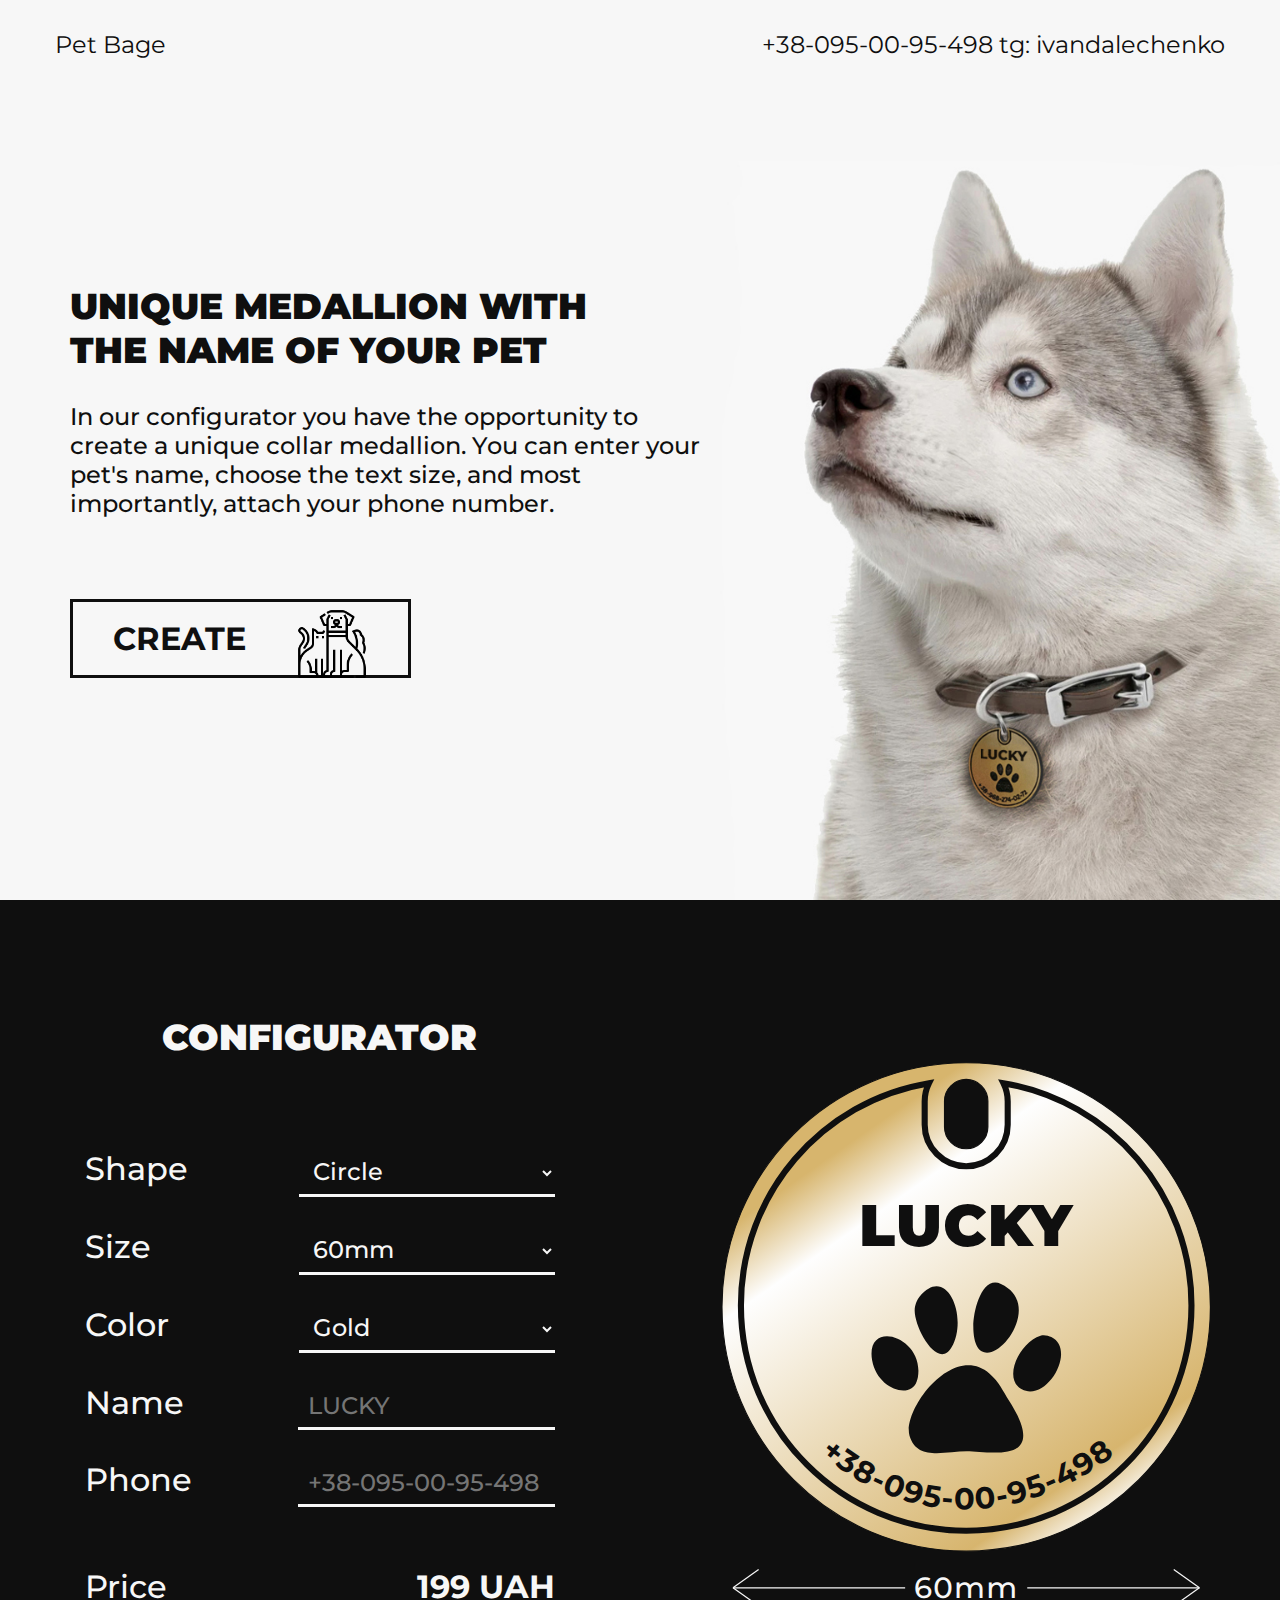
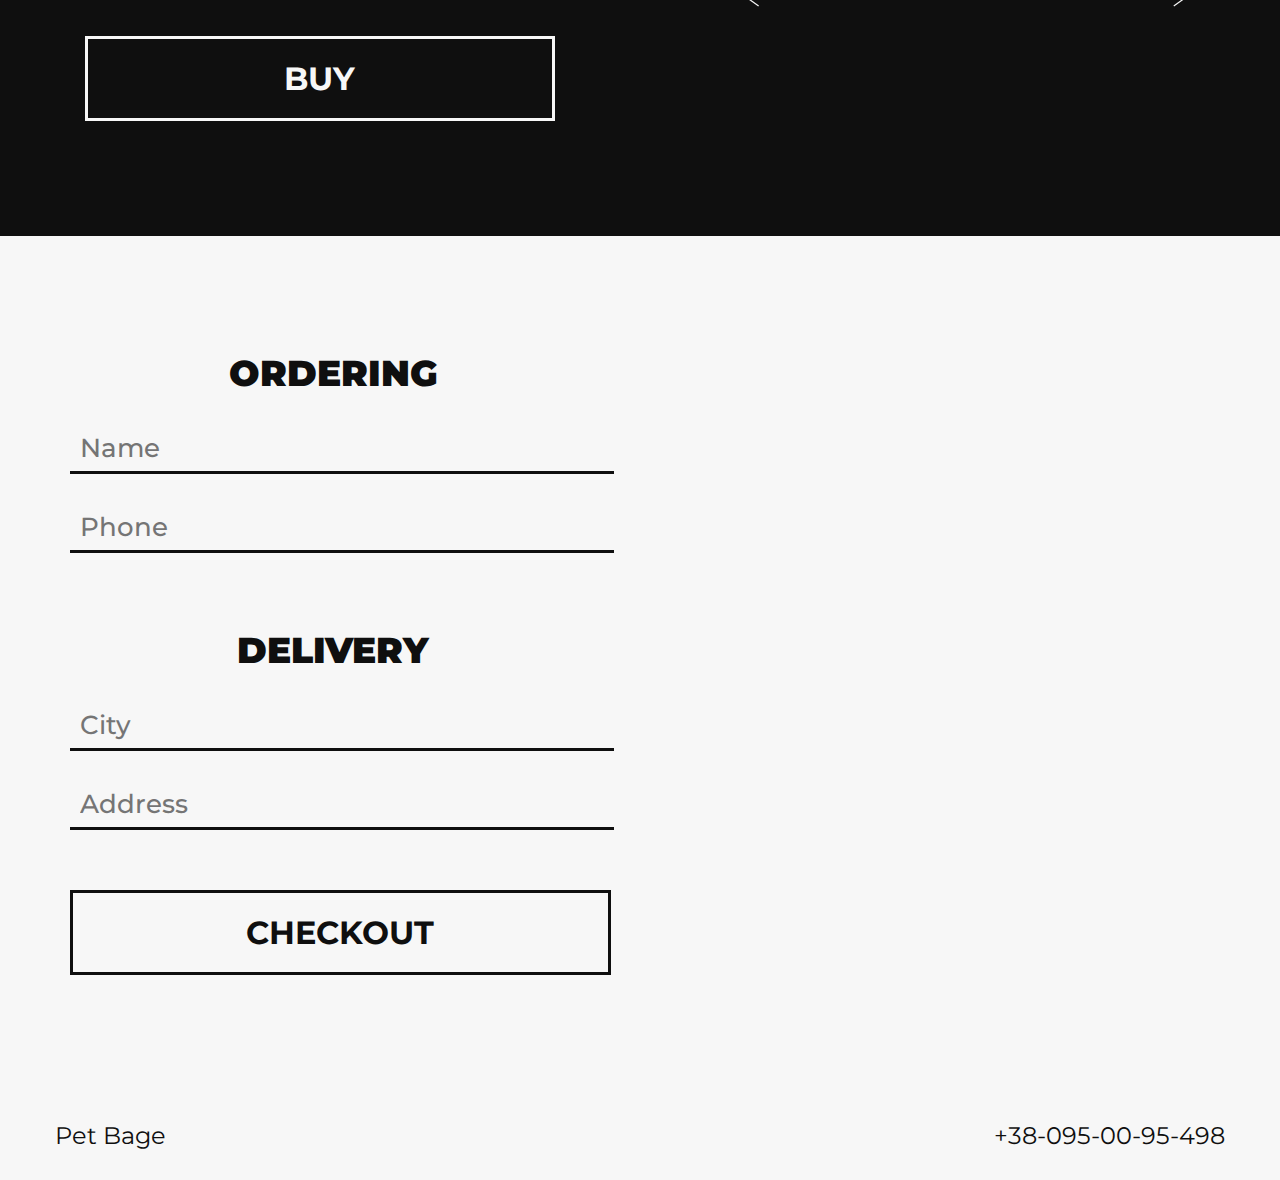
<file: index.html>
<!DOCTYPE html>
<html lang="en">
<head>
	<meta charset="UTF-8">
	<meta name="viewport" content="width=device-width, initial-scale=1.0">
	<link href="styles.css" rel="stylesheet">
	<title>Pet Bage</title>
	<link rel="apple-touch-icon" sizes="180x180" href="/apple-touch-icon.png">
	<link rel="icon" type="image/png" sizes="32x32" href="/favicon-32x32.png">
	<link rel="icon" type="image/png" sizes="16x16" href="/favicon-16x16.png">
	<link rel="manifest" href="/site.webmanifest">
</head>
<body>
	<div class="utp_block vh100">
		<div class="container pt30">
			<div class="header font_regular fs24">
				<div class="header_logo inline_block">
					Pet Bage
				</div>
				<div class="header_phone inline_block fr">
					+38-095-00-95-498 tg: ivandalechenko
				</div>
			</div>
			<div class="row">
				<div class="bf55">
					<div class="utp_header font_black fs36">
						UNIQUE MEDALLION WITH <br> THE NAME OF YOUR PET
					</div>
					<div class="utp_desc font_medium fs24 pt30">
						In our configurator you have the opportunity to create a unique collar medallion. You can enter your pet's name, choose the text size, and most importantly, attach your phone number.
					</div>
					<div class="utp_button font_bold fs32 pt60 mb75 vonp">
						<a href="#config" class="utp_button_a"><div class="inline_block w85">CREATE <img src="img/pets.png" class="petsinuptbtn"  alt="pets"></div></a>
					</div>
					<div class="row pt30 vonm">
						<div class="bf100">
							<a href="#config" class="conf_zakaz_btnr acenter">
								<div class="acenter font_bold fs32">
								CREATE
								</div>
							</a>
						</div>
					</div>
				</div>
			</div>
		</div>
	</div>
	<div class="conf_block white" id="config">
		<div class="container pt115 pb115">
			<div class="row">
				<div class="bf45">
					<div class="conf_header font_black fs36 acenter">
						CONFIGURATOR
					</div>
					<div class="conf_elements font_medium fs32 pt60">
						<div class="row pt30">
							<div class="bf100">
								<div class="inline_blockonpc">Shape</div>
								<div class="inline_blockonpc fronpc  font_medium">
									<select class="inp_color w256px font_medium" name="shape" list="colours" id="inpshape" onchange="changeshape()">
										<option value='1'>Circle</option>
  										<option value='2'>Bone</option>
  										<option value='3'>Heart</option>
									</select>					
								</div>
							</div>
						</div>
						<div class="row pt30">
							<div class="bf100">
								<div class="inline_blockonpc">Size</div>
								<div class="inline_blockonpc fronpc  font_medium">
									<select class="inp_color w256px font_medium" name="size" list="sizes" id="inpsize" onchange="changesize()">
										<option value='1'>40mm</option>
  										<option value='2' selected>60mm</option>
  										<option value='3'>80mm</option>
									</select>					
								</div>
							</div>
						</div>
						<div class="row pt30">
							<div class="bf100">
								<div class="inline_blockonpc">Color</div>
								<div class="inline_blockonpc fronpc font_medium">
									<select class="inp_color w256px font_medium" name="color" list="colours" id="inpcolor" onchange="changecolor()">
										<option value='1'>Gold</option>
  										<option value='2'>Silver</option>
  										<option value='3'>Bronze</option>
  										<option value='4'>Black</option>
									</select>						
								</div>
							</div>
						</div>
						<div class="row pt30">
							<div class="bf100">
								<div class="inline_blockonpc" id='123'>Name</div>
								<div class="inline_blockonpc fronpc font_medium">
									<input class="inp_color w240px font_medium" name="pet_name" id="inpsvgname" placeholder="LUCKY" 
									onchange="changename()"/>
								</div>
							</div>
						</div>
						<div class="row pt30">
							<div class="bf100">
								<div class="inline_blockonpc">Phone</div>
								<div class="inline_blockonpc fronpc font_medium">
									<input type="tel" class="inp_color w240px font_medium" name="phone" placeholder="+38-095-00-95-498" id="inpsvgphone" onchange="changephone()" />
								</div>
							</div>
						</div>
						<div class="row pt60 vonp">
							<div class="bf100">
								<div class="inline_block">Price</div>
								<div class="inline_block fr font_bold price">199 UAH</div>
							</div>
						</div>
						<div class="row pt30 vonp">
							<div class="bf100">
								<a href="#buy" class="conf_zakaz_btn acenter">
									<div class="acenter font_bold fs32">
									BUY
									</div>
								</a>
							</div>
						</div>
					</div>					
				</div>
				<div class="bf55">
					<svg xmlns="http://www.w3.org/2000/svg" xml:space="preserve" version="1.1" class="svg mtonm" viewBox="0 0 400 500" xmlns:xlink="http://www.w3.org/1999/xlink"	xmlns:xodm="http://www.corel.com/coreldraw/odm/2003">
						<defs>
							<style type="text/css">
								@import url('https://fonts.googleapis.com/css2?family=Montserrat:wght@400;500;700;900&display=swap');
								.font_medd{font-weight: 500;font-family: 'Montserrat';letter-spacing: 1px;}
								.font_boldd{font-weight: 700;font-family: 'Montserrat';letter-spacing: 1px;}
								.font_blackk{font-weight: 900;font-family: 'Montserrat';letter-spacing: 1px;}
								<![CDATA[
								    .str0 {stroke:#0F0F0F;stroke-width:0.9;}
								    .fil1 {fill:none}
								    .fil0 {fill:url(#id0)}
								]]>
							</style>
							<linearGradient id="id0" gradientUnits="userSpaceOnUse" x1="110.98" y1="61.18" x2="325.47" y2="368.81">
								<stop offset="0"        id='gr1' style="stop-opacity:1; stop-color:#D7B56D"/>
								<stop offset="0.160784" id='gr2' style="stop-opacity:1; stop-color:#FEFEFE"/>
								<stop offset="0.878431" id='gr3' style="stop-opacity:1; stop-color:#D7B56E"/>
								<stop offset="1"        id='gr4' style="stop-opacity:1; stop-color:#FEFEFE"/>
							</linearGradient>
						</defs>
						<g id="round">
							<path class="fil0 str0" d="M200 0c110.46,0 200,89.54 200,200 0,110.46 -89.54,200 -200,200 -110.46,0 -200,-89.54 -200,-200 0,-110.46 89.54,-200 200,-200zm0 13.63l0 0c9.78,0 17.78,8 17.78,17.78l0 21.28c0,9.78 -8,17.78 -17.78,17.78l0 0c-9.78,0 -17.78,-8 -17.78,-17.78l0 -21.28c0,-9.78 8,-17.78 17.78,-17.78z"/>
							<path class="fil1 obvclrelinsvg" style="stroke:#0F0F0F;stroke-width:5;" d="M230.5 16.76c87.38,14.54 154,90.47 154,181.98 0,101.89 -82.6,184.5 -184.5,184.5 -101.9,0 -184.5,-82.61 -184.5,-184.5 0,-91.51 66.62,-167.44 154,-181.98 -2.24,4.53 -3.5,9.61 -3.5,14.98l0 19c0,18.7 15.3,34 34,34l0 0c18.7,0 34,-15.3 34,-34l0 -19c0,-5.37 -1.26,-10.45 -3.5,-14.98z"/>
							<path class="clrelinsvg" fill="#0F0F0F" d="M200.44 318.21c19.02,-0.02 68.67,11.75 34.68,-41.43 -5.41,-8.47 -7.98,-15.09 -15.95,-22.08 -30.11,-26.37 -71.65,29.99 -65.59,50.74 6.09,20.88 28.95,12.8 46.86,12.77zm-40.05 -60.35c5.91,-33.85 -43.66,-48.75 -37.4,-13.91 4.24,23.63 31.57,31.96 36.44,17.14 0.39,-1.18 0.75,-2.04 0.96,-3.23zm100.47 -34.37c-17.6,5.61 -31.25,35.51 -15.28,44.01 20.29,10.8 45.15,-32.4 24.16,-42.84 -2.31,-1.15 -5.98,-2.1 -8.88,-1.17zm-103.06 -20.53c-0.03,14.92 19.28,49.43 30.33,29.94 13.9,-24.51 -4.14,-68.08 -26.06,-41.58 -2.45,2.96 -4.26,7.51 -4.27,11.64zm48.02 13.08c0.21,56.76 65.61,-14.96 22.63,-34.88 -15.39,-7.13 -22.68,21.67 -22.63,34.88z"/>
							<g stroke="null">
								<defs>
									<path id="textpath" fill="none" stroke="none" d="M 80 320 C 154 382 246 382 330 315"/>
									<!-- <path id="textpath" fill="none" stroke="none" d="M 88 329 C 154 382 246 382 312 329"/> -->
								</defs>
								<text xml:space="preserve" text-anchor="start"  class="font_boldd clrelinsvg" font-size="25" id="svg_2"  stroke-width="0" stroke="#000" fill="#0F0F0F"><textPath href="#textpath" class="svgphone">+38-095-00-95-498</textPath></text>
								<text xml:space="preserve" text-anchor="middle"  class="font_blackk svgname clrelinsvg" font-size="48" y="150" x="200" stroke-width="0" stroke="#000" fill="#0F0F0F">LUCKY</text>
							</g>

						</g>
						<g id="kost1" class="dnone">
							<path class="fil0 str0" d="M105.19 131.45l65.03 0c4.44,-12.13 16.1,-20.78 29.78,-20.78 13.68,0 25.34,8.65 29.78,20.78l65.03 0c7.31,-20.02 27.44,-34.4 51.13,-34.4 29.85,0 54.06,22.85 54.06,51.02 0,18.87 -10.86,35.36 -27.01,44.18l0 15.5c16.15,8.82 27.01,25.3 27.01,44.18 0,28.17 -24.21,51.02 -54.06,51.02 -23.69,0 -43.82,-14.38 -51.13,-34.4l-189.62 0c-7.31,20.02 -27.44,34.4 -51.13,34.4 -29.85,0 -54.06,-22.85 -54.06,-51.02 0,-18.88 10.86,-35.36 27.01,-44.18l0 -15.5c-16.15,-8.82 -27.01,-25.31 -27.01,-44.18 0,-28.17 24.21,-51.02 54.06,-51.02 23.69,0 43.82,14.38 51.13,34.4zm94.81 -3.41c7.91,0 14.32,6.4 14.32,14.3 0,7.9 -6.41,14.3 -14.32,14.3 -7.91,0 -14.32,-6.4 -14.32,-14.3 0,-7.9 6.41,-14.3 14.32,-14.3z"/>
							<path class="fil1 obvclrelinsvg" style="stroke:#0F0F0F;stroke-width:5;" d="M170.11 147.42l-76.12 0 -3.83 -10.5c-5.44,-14.9 -20.51,-23.89 -36.1,-23.89 -19.73,0 -38.06,14.58 -38.06,35.04 0,12.87 7.54,24.07 18.69,30.16l8.32 4.55 0 34.44 -8.32 4.55c-11.15,6.09 -18.69,17.29 -18.69,30.16 0,20.46 18.33,35.04 38.06,35.04 15.59,0 30.66,-9 36.1,-23.89l3.83 -10.5 212.02 0 3.83 10.5c5.44,14.89 20.51,23.89 36.1,23.89 19.73,0 38.06,-14.58 38.06,-35.04 0,-12.87 -7.54,-24.07 -18.69,-30.16l-8.32 -4.55 0 -34.44 8.32 -4.55c11.15,-6.09 18.69,-17.29 18.69,-30.16 0,-20.46 -18.33,-35.04 -38.06,-35.04 -15.59,0 -30.66,8.99 -36.1,23.89l-3.83 10.5 -76.12 0"/>
							<g stroke="null">
								<text xml:space="preserve" text-anchor="middle"  class="font_blackk svgname clrelinsvg" font-size="48" y="200" x="195" stroke-width="0" stroke="#000" fill="#0F0F0F">LUCKY</text>
								<text xml:space="preserve" text-anchor="middle"  class="font_medd svgphone clrelinsvg" font-size="28" y="237" x="195" stroke-width="0" stroke="#000" fill="#0F0F0F">
									+38-095-00-95-498
								</text>
							</g>
						</g>
						<g id="heart" class="dnone">
							<path class="fil0 str0" d="M281.5 44.14c65.45,0 118.5,53.01 118.5,118.41 0,92.82 -115.12,184.18 -187.27,224.75 -8.13,4.58 -17.33,4.58 -25.46,0 -72.15,-40.57 -187.27,-131.93 -187.27,-224.75 0,-65.4 53.05,-118.41 118.5,-118.41 3.22,0 6.41,0.13 9.56,0.38 9.22,0.74 17.5,-3.04 22.98,-10.48 11.06,-15.02 28.87,-24.77 48.96,-24.77 20.09,0 37.9,9.75 48.96,24.77 5.48,7.44 13.76,11.22 22.98,10.48 3.15,-0.25 6.34,-0.38 9.56,-0.38zm-81.5 -3.48c16.19,0 29.32,13.12 29.32,29.3 0,16.18 -13.13,29.3 -29.32,29.3 -16.19,0 -29.32,-13.12 -29.32,-29.3 0,-16.18 13.13,-29.3 29.32,-29.3z"/>
							  <path class="fil1 obvclrelinsvg" d="M240.82 69.01c9.19,-2.73 18.92,-4.2 28.99,-4.2 56.06,0 101.51,45.41 101.51,101.42 0,84.38 -111.05,167.35 -171.32,198.41 -60.27,-31.06 -171.32,-114.03 -171.32,-198.41 0,-56.01 45.45,-101.42 101.51,-101.42 9.65,0 18.98,1.35 27.82,3.86" style="stroke:#0F0F0F;stroke-width:5;" />
							  <path class="clrelinsvg" d="M215.72 261.23c12.63,0 22.87,10.23 22.87,22.84 0,2.93 -0.55,5.72 -1.56,8.29l0 0 0 0.02c-0.48,1.22 -1.07,2.4 -1.74,3.51 -8.21,15.58 -20.62,25.3 -35.29,32.87 -14.67,-7.57 -27.08,-17.29 -35.29,-32.87 -0.67,-1.11 -1.26,-2.29 -1.74,-3.51l0 -0.02 0 0c-1.01,-2.57 -1.56,-5.36 -1.56,-8.29 0,-12.61 10.24,-22.84 22.87,-22.84 6.09,0 11.62,2.38 15.72,6.26 4.1,-3.88 9.63,-6.26 15.72,-6.26z"/>

							<g stroke="null">
								<text xml:space="preserve" text-anchor="middle"  class="font_medd svgphone clrelinsvg" font-size="28" y="220" x="195" stroke-width="0" stroke="#000" fill="#0F0F0F">
									+38-095-00-95-498
								</text>
								<text xml:space="preserve" text-anchor="middle"  class="font_blackk svgname clrelinsvg" font-size="48" y="170" x="200" stroke-width="0" stroke="#000" fill="#0F0F0F">LUCKY</text>
							</g>
						</g>
													<!-- 1 strelka -->
									<line x1="9" y1="430" x2="150" y2="430" stroke-width="1" stroke="#F7F7F7" />
									<line x1="9" y1="430" x2="30" y2="415" stroke-width="1" stroke="#F7F7F7" />
									<line x1="9" y1="430" x2="30" y2="445" stroke-width="1" stroke="#F7F7F7" />
									<!-- 2 strelka -->
									<line x1="391" y1="430" x2="250" y2="430" stroke-width="1" stroke="#F7F7F7" />
									<line x1="391" y1="430" x2="370" y2="415" stroke-width="1" stroke="#F7F7F7" />
									<line x1="391" y1="430" x2="370" y2="445" stroke-width="1" stroke="#F7F7F7" />
									<text xml:space="preserve" text-anchor="middle"  class="font_medd svgsize" font-size="24" y="438" x="200" stroke-width="0" stroke="#000" fill="#F7F7F7">60mm</text>
					</svg>
					<div class="row pt60 vonm">
						<div class="bf100 fs32">
							<div class="inline_block">Price</div>
							<div class="inline_block fr font_bold price">199 UAH</div>
						</div>
					</div>
					<div class="row pt30 vonm">
						<div class="bf100">
							<a href="#buy" class="conf_zakaz_btn acenter">
								<div class="acenter font_bold fs32">
								BUY
								</div>
							</a>
						</div>
					</div>
				</div>
			</div>
		</div>
	</div>
	<div class="utp_block2 vh95" id="buy">
		<div class="container pt115 pb115">
			<div class="row">
				<div class="bf45">
					<div class="conf_header font_black fs36 acenter">
						ORDERING
						<input class="inp_zak font_medium mt30" name="name" placeholder="Name"/>
						<input class="inp_zak font_medium mt30" name="phone" placeholder="Phone"/>
						<div class="pt75">DELIVERY</div>

						<input class="inp_zak font_medium mt30" name="city" placeholder="City"/>
						<input class="inp_zak font_medium mt30" name="adres" placeholder="Address"/>
						<div class="pt60 vonp">
							<a href="#" class="zakaz_zakaz_btn acenter">
								<div class="acenter font_bold fs32">
									CHECKOUT
								</div>
							</a>
						</div>
						<div class="row pt30 vonm">
							<div class="bf100">
								<a href="#" class="conf_zakaz_btnr acenter">
									<div class="acenter font_bold fs32">
									CHECKOUT
									</div>
								</a>
							</div>
						</div>
					</div>
				</div>
			</div>
		</div>
	</div>
	<div class="footer font_regular pb30 pt30">
		<div class="container">
			<div class="header font_regular fs24">
				<div class="header_logo inline_block black">
					Pet Bage
				</div>
				<div class="header_phone inline_block fr black">
					+38-095-00-95-498
				</div>
			</div>
		</div>
	</div>
	<script src="scripts.js"></script>
</body>
</html>
</file>
<file: styles.css>
@import url('https://fonts.googleapis.com/css2?family=Montserrat:wght@400;500;700;900&display=swap');
.font_regular{font-weight: 400;}
.font_medium{font-weight: 500;}
.font_bold{font-weight: 700;}
.font_black{font-weight: 900;}
body{
	margin: 0;
	font-family: 'Montserrat';
	color: #0F0F0F;
}
.dtl{font-family: 'Montserrat';}
input::-webkit-calendar-picker-indicator {opacity: 100;color: #F7F7F7;}

.white{color: #F7F7F7;}
.black{color: #0F0F0F;}
.fs36{font-size: 36px;}
.fs32{font-size: 32px;}
.fs28{font-size: 28px;}
.fs24{font-size: 24px;}
.acenter{text-align: center;}
.aright{text-align: right;}

.dnone{display: none;}

.container {
	width: 1170px;
	margin: 0 auto;
}
.row{
	display: flex;
	padding: 0 -15px; 
}
.bf45{flex: 0 1 45%;padding: 0 15px;}
.bf50{flex: 0 1 50%;padding: 0 15px;}
.bf55{flex: 0 1 55%;padding: 0 15px;}
.bf100{flex: 0 1 100%;padding: 0 15px;}

.inline_block{display: inline-block;}
.inline_blockonpc{display: inline;}
.pt30{padding-top: 30px;}
.pb30{padding-bottom: 30px;}
.pt45{padding-top: 45px;}
.pt60{padding-top: 60px;}
.pt75{padding-top: 75px;}
.pt90{padding-top: 90px;}
.pt115{padding-top: 115px;}
.pb115{padding-bottom: 115px;}
.mt75{margin-top: 75px;}
.mt30{margin-top: 30px;}
.mb75{margin-bottom: 75px;}
.fr{float: right;}
.fronpc{float: right;}


.w100{width: 100%;}

.svg{
	shape-rendering:geometricPrecision;
	text-rendering:geometricPrecision;
	image-rendering:optimizeQuality;
	fill-rule:evenodd;
	clip-rule:evenodd;
	width: 80%;
	height: 100%;
	float: right;
}

.footer{background-color: #F7F7F7;}

.petsinuptbtn{
    width: 72px;
    position: relative;
    top: 30px;
    left: 41px;
    padding-right: 41px;
}

.inp_zak{
	font-family: 'Montserrat';
	background-color:transparent;
	border:none;
	border-bottom: 3px solid #0F0F0F;
	outline:none;
	font-size: 26px;
	padding: 7px 7px 7px 10px;
	width: 100%;
	color: #0F0F0F;
	transition: 0.3s;
}
.inp_zak:focus{
	background-color:#0F0F0F;
	color: #F7F7F7;
	transition: 0.1s;
}
.inp_color{
	font-family: 'Montserrat';
	background-color:transparent;
	border:none;
	border-bottom: 3px solid #F7F7F7;
	outline:none;
	font-size: 24px;
	padding: 7px 7px 7px 10px;
	color: #F7F7F7;
	transition: 0.3s;
	margin-top: -4px;
}
.w240px{width: 240px;}
.w256px{width: 256px;}


.inp_color:focus{
	background-color:#F7F7F7;
	color: #0F0F0F;
	transition: 0.1s;
}
.conf_zakaz_btn{
	color: #F7F7F7;
	text-decoration: none;
	transition: 0.3s;
}
.conf_zakaz_btn div{
	padding: 20px;
	border: 3px solid #F7F7F7;
	transition: 0.3s;

}
.conf_zakaz_btn:hover div{
	color: #0F0F0F;
	background-color: #F7F7F7;
	transition: 0.1s;
}

.conf_zakaz_btnr{
	color: #0F0F0F;
	text-decoration: none;
	transition: 0.3s;
}
.conf_zakaz_btnr div{
	padding: 20px;
	border: 3px solid #0F0F0F;
	transition: 0.3s;

}
.conf_zakaz_btnr:hover div{
	color: #F7F7F7;
	background-color: #0F0F0F;
	transition: 0.1s;
}



.zakaz_zakaz_btn{
	color: #0F0F0F;
	text-decoration: none;
	transition: 0.3s;
}
.zakaz_zakaz_btn div{
	padding: 20px;
	border: 3px solid #0F0F0F;
	transition: 0.3s;
	width: 94%;

}
.zakaz_zakaz_btn:hover div{
	color: #F7F7F7;
	background-color: #0F0F0F;
	transition: 0.1s;
}


.utp_button_a{
	text-decoration: none;
	color: #0F0F0F;
	padding: 17px 40px;
	border: 3px solid #0F0F0F;
	transition: 0.3s;
}
.utp_button_a:hover{
	text-decoration: none;
	color: #F7F7F7;
	background-color: #0F0F0F;
	transition: 0.1s;
}
.utp_header{
	padding-top: 25vh;
	margin: 0;
}
.utp_block {
	background: no-repeat url("img/utp_fone.jpg");
	background-attachment: fixed;
	background-size: cover;
	background-position: center;
	width: 100%;
}
.utp_block2 {
	background: no-repeat url("img/utp_fone2.jpg");
	background-attachment: fixed;
	background-size: cover;
	background-position: center;
	width: 100%;
}
.vh95 {min-height: 95vh;}
.vh100 {min-height: 100vh;}

.conf_block{background-color: #0F0F0F;} /*0F0F0F*/
.vonm{display: none;}


@media (max-width: 1200px){
	.container{max-width: 970px;}
	.utp_block{background-position: 60%;}
}
@media (max-width: 992px){
	.container{max-width: 750px;}
	.utp_block{background-position: 60%;}
	.fronpc{float: unset;}
	.inp_color {margin-top: 6px;}
	.w240px{width: 97%;}
	.w256px{width: 100%;}
	.inline_blockonpc{display: block;}
}
@media (max-width: 767px){
	.svg{margin-bottom: 30px; width: 100%;}
	.fronpc{float: unset;}
	.inp_color {margin-top: 6px;}
	.w240px{width: 97%;}
	.w256px{width: 100%;}
	.inline_blockonpc{display: block;}
	.container{max-width: 95%;}
	.utp_block{background: none;min-height: none;     padding-bottom: 1px;}
	.utp_block2{background: none;min-height: none;     padding-bottom: 1px;}
	.utp_button_a {padding: 14px 18px 14px 18px;}
	.zakaz_zakaz_btn div {padding: 7px 0px;}

	.utp_header {padding-top: 15vh;}
	.fs36 {font-size: 30px;}
	.fs32 {font-size: 22px;}
	.fs24 {font-size: 18px;}
	.row{display: block;}
	.bf45{flex: 0 1 100%;padding: 0 15px;}
	.bf50{flex: 0 1 100%;padding: 0 15px;}
	.bf55{flex: 0 1 100%;padding: 0 15px;}

	.mtonm{margin-top: 50px;}
	.vonm{display: block;}
	.vonp{display: none;}
	.w85{width: 85%;text-align: center;}
}

body{background-color: #F7F7F7;}
</file>
